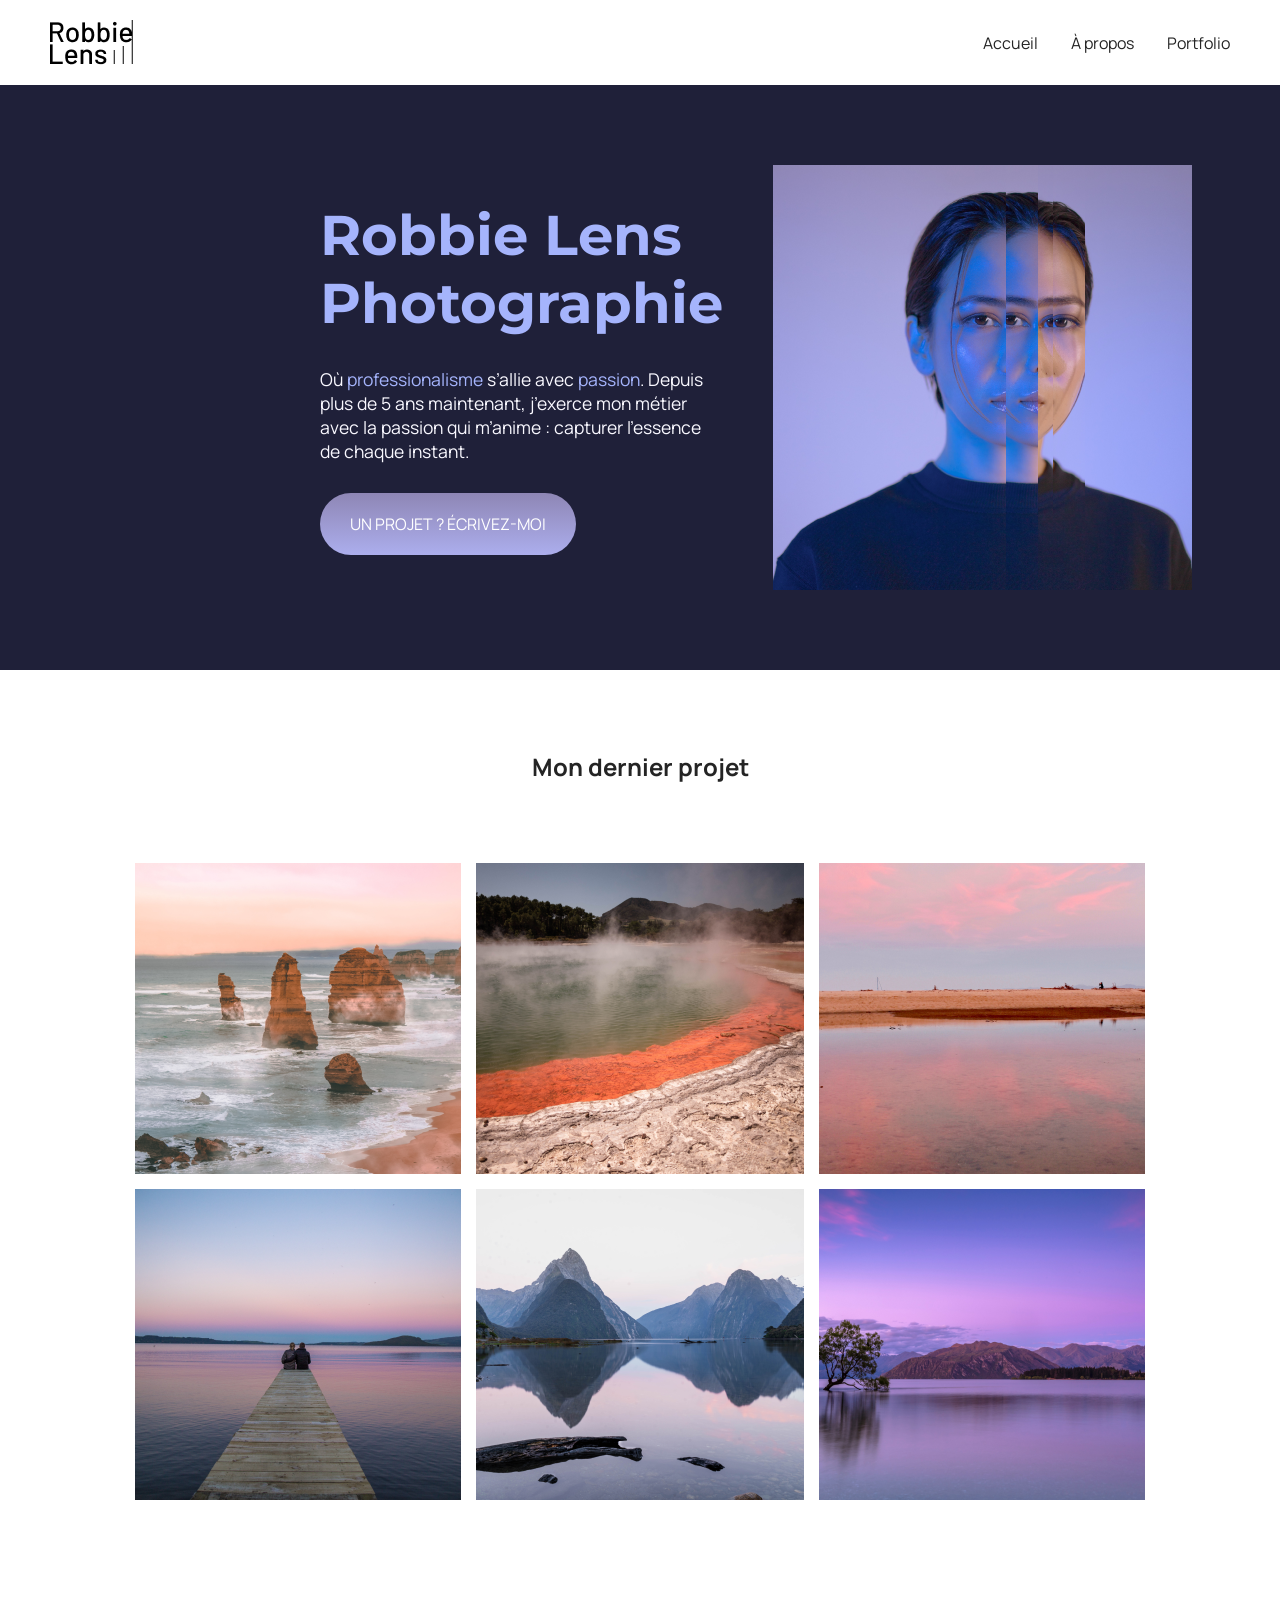
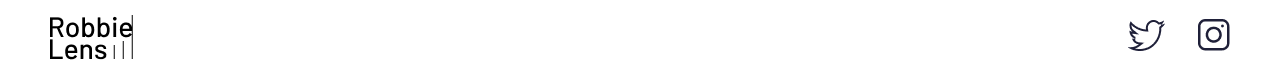
<file: index.html>
<!DOCTYPE html>
<html lang="fr">

<head>
    <meta charset="utf-8" >
    <title>Accueil - Robbie Lens Photographie</title>
    <link href="style.css" rel="stylesheet" >
    <link rel="preconnect" href="https://fonts.googleapis.com">
    <link rel="preconnect" href="https://fonts.gstatic.com" crossorigin>
    <link href="https://fonts.googleapis.com/css2?family=Manrope&family=Montserrat&display=swap" rel="stylesheet">
</head>

<body>
    <header>
        <nav>
            <img src="image/logo.png" alt="Logo Robbie Lens" >
            <div>
                <a href="index.html" title="Accueil">Accueil</a>
                <a href="dossier-demo/a-propos.html" title="À propos">À propos</a>
                <a href="portfolio.html" title="Portfolio">Portfolio</a>
            </div>
        </nav>
    </header>
    <main>
        <section class="accueil-introduction">
            <div>
                <h1 class="titre">Robbie Lens Photographie</h1>
                <p class="paragraphe">
                    Où <em>professionalisme</em> s’allie avec <em>passion</em>. Depuis
                    plus de 5 ans maintenant, j’exerce mon métier avec la passion
                    qui m’anime : capturer l’essence de chaque instant.
                </p>
                <a href="portfolio.html" class="cta">UN PROJET ? ÉCRIVEZ-MOI</a>
            </div>
            <img src="image/robbie-lens.png" alt="Portrait avec effet de la photographe Robbie Lens" class="robbie">
        </section>
        <section class="accueil-photos">
            <h2>Mon dernier projet</h2>
            <div>
                <img src="image/accueil/element-1.png" alt="Twelve apostles - Australie" >
                <img src="image/accueil/element-2.png" alt="Wai-O-Tapu - Nouvelle-Zélande" >
                <img src="image/accueil/element-3.png" alt="Parc National d’Abel Tasman - Nouvelle-Zélande" >
            </div>
            <div>
                <img src="image/accueil/element-4.png" alt="Lac Rotorua - Nouvelle-Zélande" >
                <img src="image/accueil/element-5.png" alt="Milford Sound - Nouvelle-Zélande" >
                <img src="image/accueil/element-6.png" alt="Lac Wanaka - Nouvelle-Zélande" >
            </div>
        </section>
    </main>
    <footer>
        <img src="image/logo.png" alt="Logo Robbie Lens" >
        <div>
            <a target="_blank" href="https://twitter.com/" class="lien-icone">
                <img src="image/twitter.png" alt="Logo Twitter" >
            </a>
            <a target="_blank" href="https://www.instagram.com/" class="lien-icone">
                <img src="image/instagram.png" alt="Logo Instagram" >
            </a>
        </div>
    </footer>
</body>

</html>
</file>
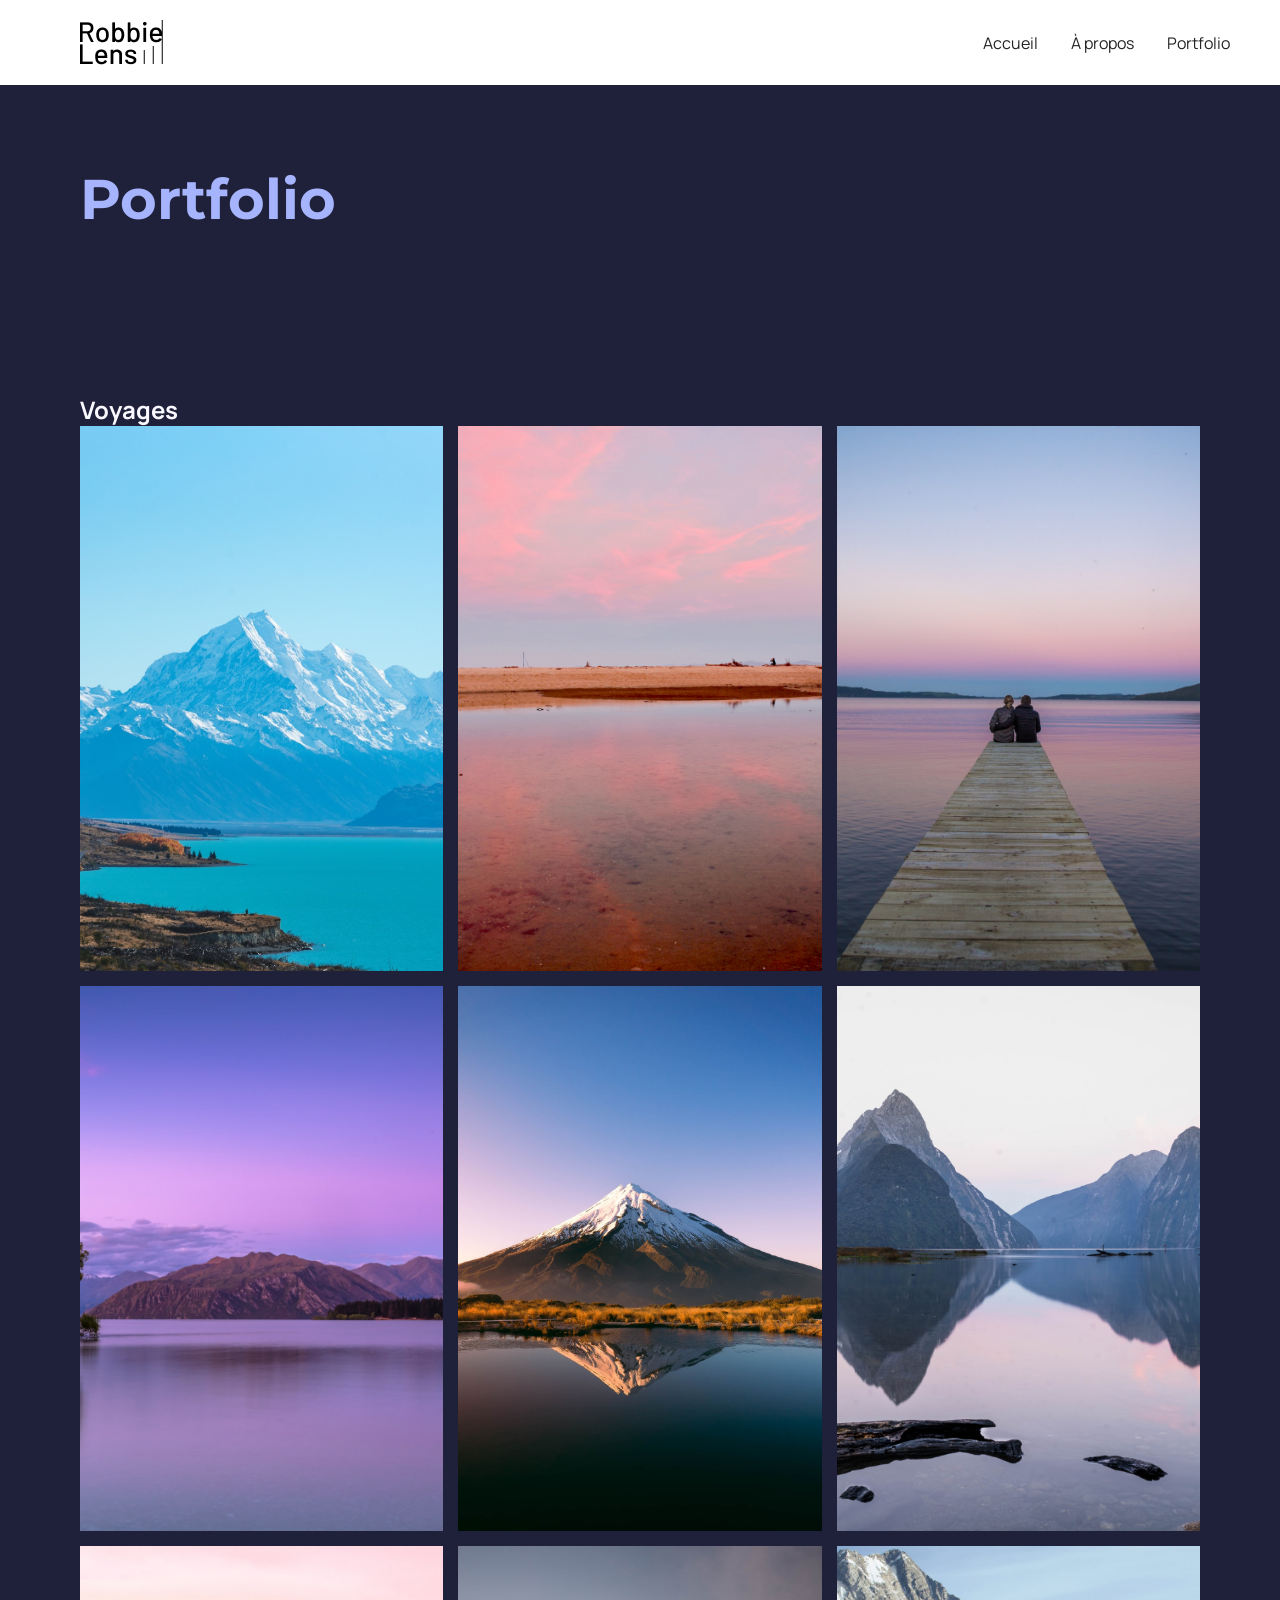
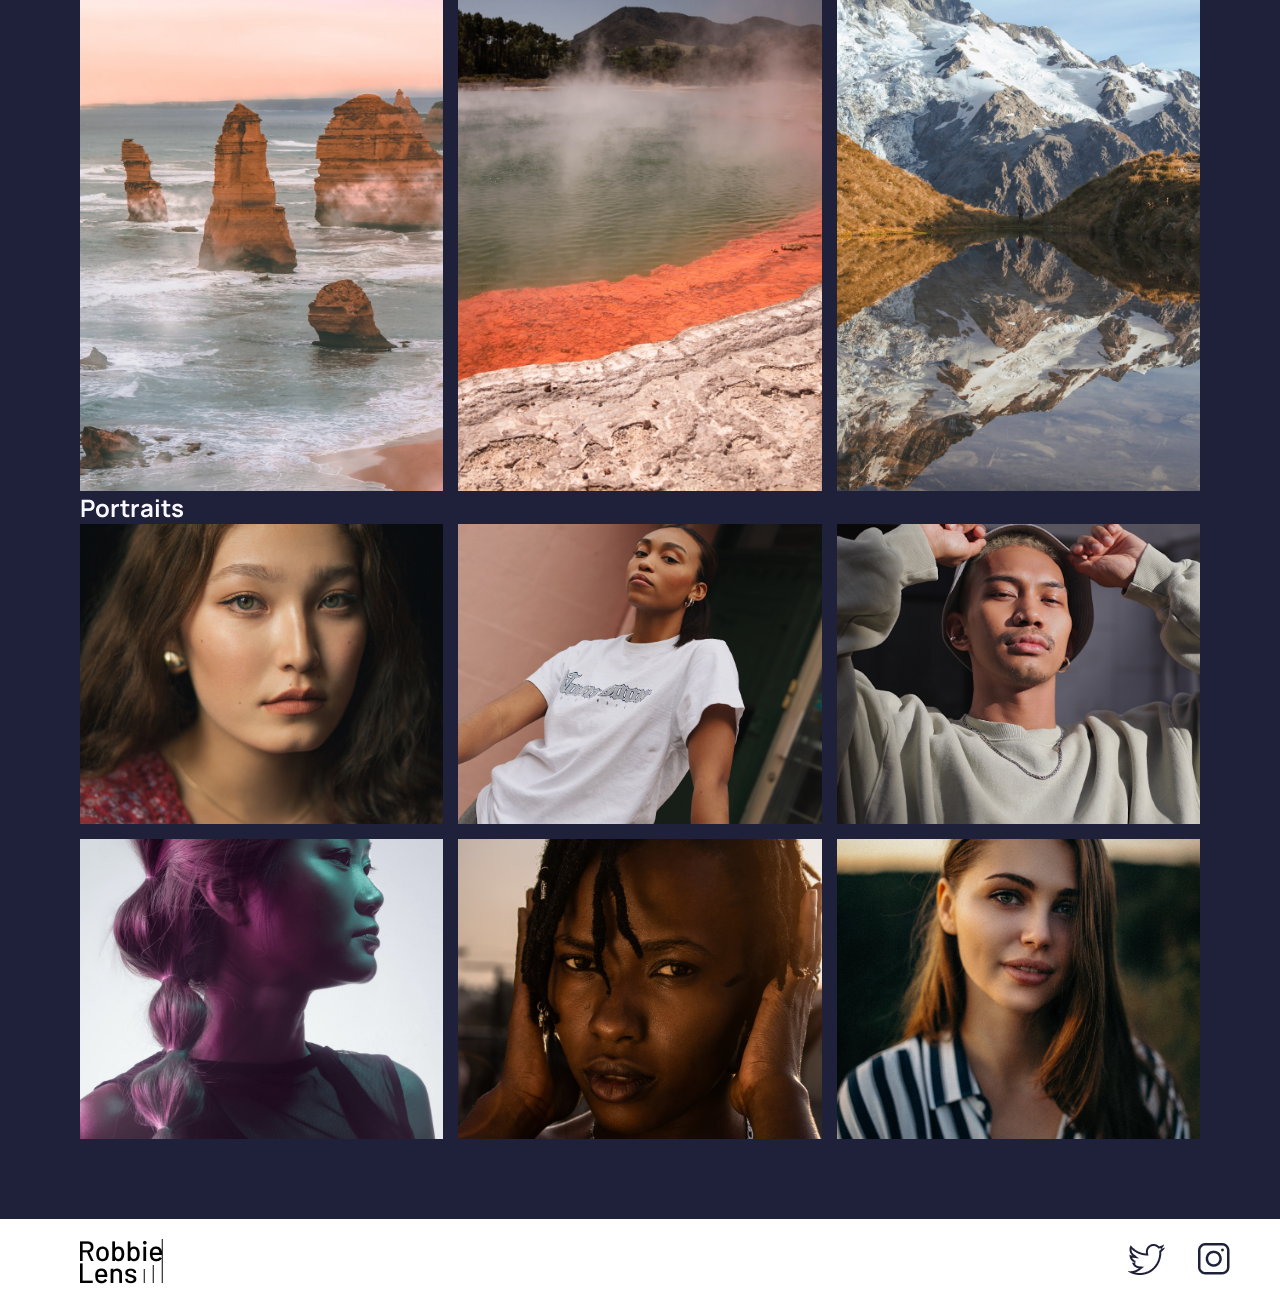
<file: portfolio.html>
<html>

<head>
    <meta charset="utf-8" >
    <title>Portfolio - Robbie Lens Photographie</title>
    <link href="style.css" rel="stylesheet" >
    <link rel="preconnect" href="https://fonts.googleapis.com">
    <link rel="preconnect" href="https://fonts.gstatic.com" crossorigin>
    <link href="https://fonts.googleapis.com/css2?family=Manrope&family=Montserrat&display=swap" rel="stylesheet">
</head>

<body>
    <header>
        <nav>
            <a href="index.html" class="lien-icone">
                <img src="image/logo.png" alt="Logo Robbie Lens" >
            </a>
            <div>
                <a href="index.html" title="Accueil">Accueil</a>
                <a href="dossier-demo/a-propos.html" title="À propos">À propos</a>
                <a href="portfolio.html" title="Portfolio">Portfolio</a>
            </div>
        </nav>
    </header>
    <main>
        <section>
            <h1>Portfolio</h1>
        </section>
        <section class="portfolio-section-photos">
            <h2>Voyages</h2>
            <!-- Créez ici votre grid Voyages -->
             <div class="grid-payasages">
                <a href="Portfolio/paysage1.jpg" class="image-container"><img src="Portfolio/paysage1.jpg" ><div class="overlay">Voir la photo </div></a>
                <a href="Portfolio/paysage2.jpg" class="image-container"><img src="Portfolio/paysage2.jpg" ><div class="overlay">Voir la photo</div></a>
                <a href="Portfolio/paysage3.jpg" class="image-container"><img src="Portfolio/paysage3.jpg" ><div class="overlay">Voir la photo</div></a>
                <a href="Portfolio/paysage4.jpg" class="image-container"><img src="Portfolio/paysage4.jpg" ><div class="overlay">Voir la photo</div></a>
                <a href="Portfolio/paysage5.jpg" class="image-container"><img src="Portfolio/paysage5.jpg" ><div class="overlay">Voir la photo</div></a>
                <a href="Portfolio/paysage6.jpg" class="image-container"><img src="Portfolio/paysage6.jpg" ><div class="overlay">Voir la photo</div></a>
                <a href="Portfolio/paysage7.jpg" class="image-container"><img src="Portfolio/paysage7.jpg" ><div class="overlay">Voir la photo</div></a>
                <a href="Portfolio/paysage8.jpg" class="image-container"><img src="Portfolio/paysage8.jpg" ><div class="overlay">Voir la photo</div></a>
                <a href="Portfolio/paysage9.jpg" class="image-container"><img src="Portfolio/paysage9.jpg" ><div class="overlay">Voir la photo</div></a>
             </div>
            <h2>Portraits</h2>
            <!-- Créez ici votre grid Portraits -->
                <div class="grid-portraits">
                    <a href="Portfolio/portrait1.jpg" class="image-container"><img src="Portfolio/portrait1.jpg" ><div class="overlay">Voir la photo</div></a>
                    <a href="Portfolio/portrait2.jpg" class="image-container"><img src="Portfolio/portrait2.jpg" ><div class="overlay">Voir la photo</div></a>
                    <a href="Portfolio/portrait3.jpg" class="image-container"><img src="Portfolio/portrait3.jpg" ><div class="overlay">Voir la photo</div></a>
                    <a href="Portfolio/portrait4.jpg" class="image-container"><img src="Portfolio/portrait4.jpg" ><div class="overlay">Voir la photo</div></a>
                    <a href="Portfolio/portrait5.jpg" class="image-container"><img src="Portfolio/portrait5.jpg" ><div class="overlay">Voir la photo</div></a>
                    <a href="Portfolio/portrait6.jpg" class="image-container"><img src="Portfolio/portrait6.jpg" ><div class="overlay">Voir la photo</div></a>  
                </div>
        </section>
    </main>
    <footer>
        <a href="index.html" class="lien-icone">
            <img src="image/logo.png" alt="Logo Robbie Lens" >
        </a>
        <div>
            <a target="_blank" href="https://twitter.com/" class="lien-icone">
                <img src="image/twitter.png" alt="Logo Twitter" >
            </a>
            <a target="_blank" href="https://www.instagram.com/" class="lien-icone">
                <img src="image/instagram.png" alt="Logo Instagram" >
            </a>
        </div>
    </footer>
</body>

</html>
</file>
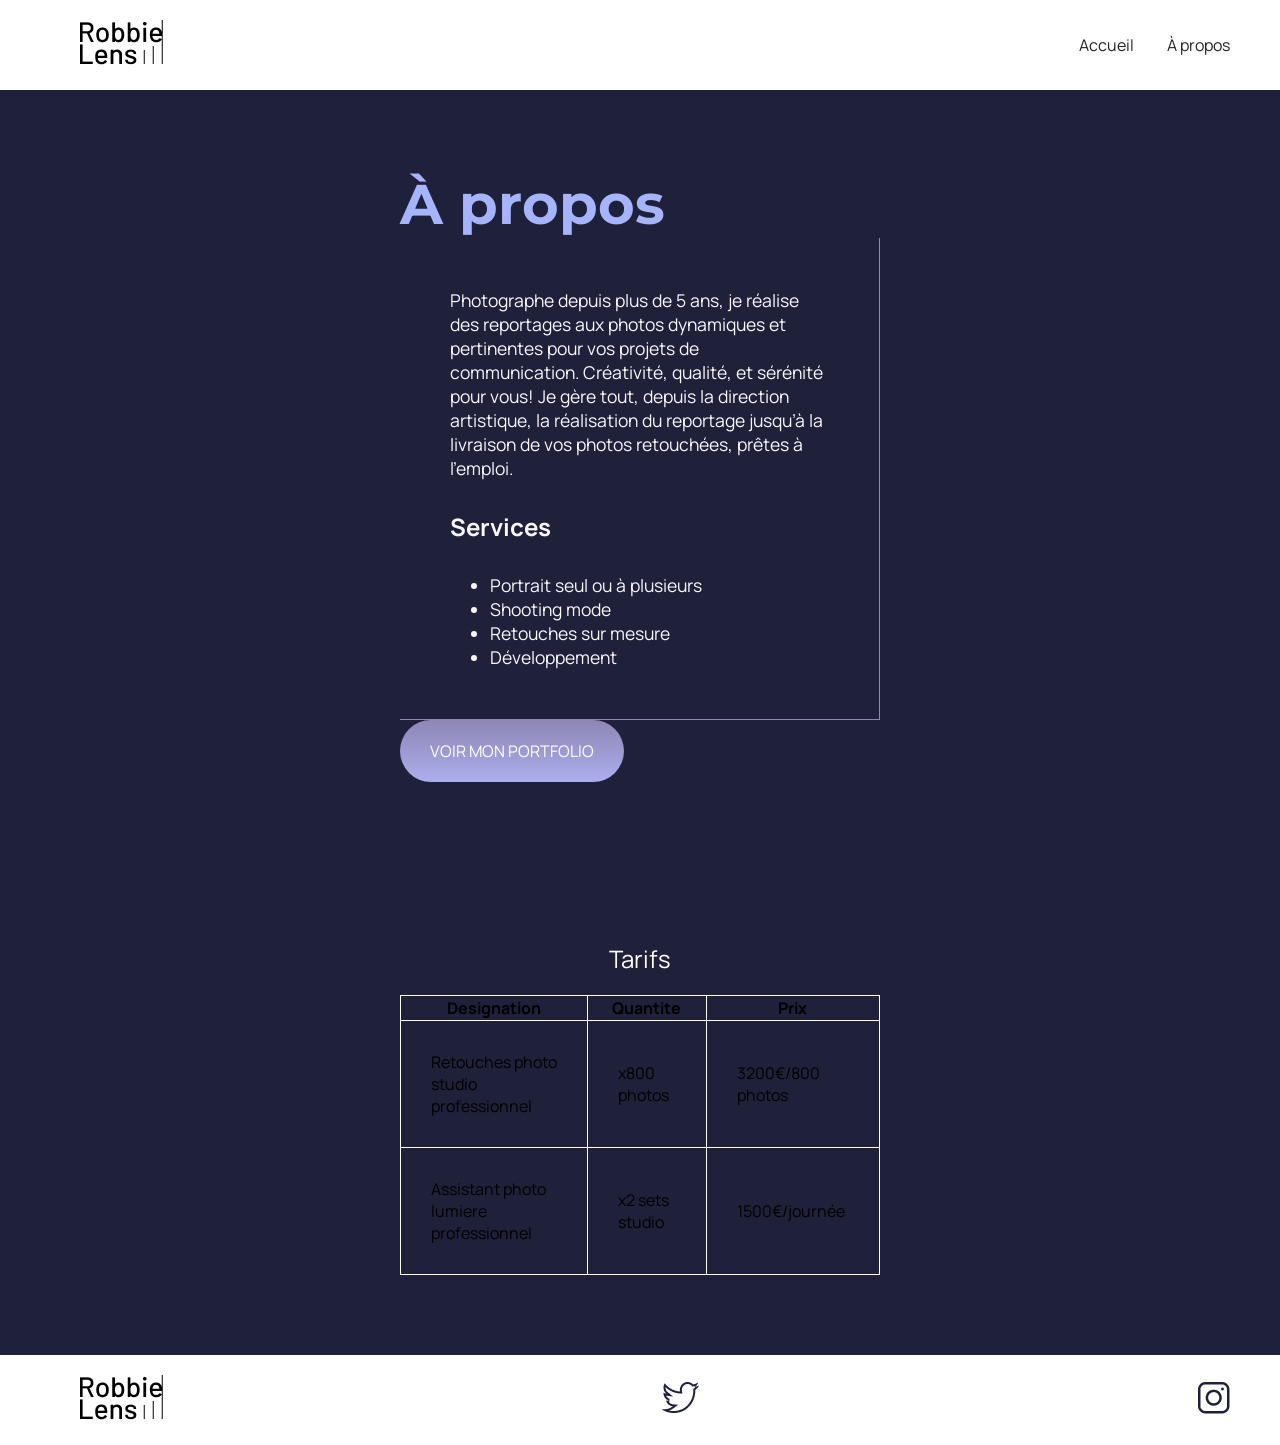
<file: dossier-demo/a-propos.html>
<!DOCTYPE html>
<html lang="fr">

<head>
    <meta charset="utf-8" >
    <title>À propos - Robbie Lens Photographie</title>
    <link href="../style.css" rel="stylesheet" >
    <link rel="preconnect" href="https://fonts.googleapis.com">
    <link rel="preconnect" href="https://fonts.gstatic.com" crossorigin>
    <link href="https://fonts.googleapis.com/css2?family=Manrope&family=Montserrat&display=swap" rel="stylesheet">
</head>

<body>
    <header>
        <nav>
            <a href="../index.html" class="lien-icone">
                <img src="../image/logo.png" alt="Logo Robbie Lens" >
            </a>
            <div>
                <a href="../index.html" title="Accueil">Accueil</a>
                <a href="a-propos.html" title="À propos">À propos</a>
            </div>
        </nav>
    </header>
    <main class="a-propos-main">
        <section>

            <h1>À propos</h1>
            <div class="carre-contenu">
                <p>
                    Photographe depuis plus de 5 ans, je réalise des reportages aux photos dynamiques et pertinentes
                    pour
                    vos
                    projets de communication. Créativité, qualité, et sérénité pour vous! Je gère tout, depuis la
                    direction
                    artistique, la réalisation du reportage jusqu’à la livraison de vos photos retouchées, prêtes à
                    l’emploi.
                </p>
                <h2>Services</h2>
                <ul>
                    <li>Portrait seul ou à plusieurs</li>
                    <li>Shooting mode</li>
                    <li>Retouches sur mesure</li>
                    <li>Développement</li>
                </ul>
            </div>
            <div>
                <a href="portfolio.html" class="cta">VOIR MON PORTFOLIO</a>
            </div>
        </section>
        <section>
            <table>
                <caption>Tarifs</caption>
                <tr>
                    <th>Designation</th>
                    <th>Quantite</th>
                    <th>Prix</th>
                </tr>
                <tr>
                    <td>Retouches photo studio professionnel</td>
                    <td>x800 photos</td>
                    <td>3200€/800 photos</td>
                </tr>
                <tr>
                    <td>Assistant photo lumiere professionnel</td>
                    <td>x2 sets studio</td>
                    <td>1500€/journée</td>
                </tr>
            </table>
        </section>
    </main>
    <footer>
        <a href="../index.html" class="lien-icone">
            <img src="../image/logo.png" alt="Logo Robbie Lens" >
        </a>
        <a target="_blank" href="https://twitter.com/" class="lien-icone">
            <img src="../image/twitter.png" alt="Logo Twitter" >
        </a>
        <a target="_blank" href="https://www.instagram.com/" class="lien-icone">
            <img src="../image/instagram.png" alt="Logo Instagram" >
        </a>
    </footer>
</body>

</html>
</file>
<file: style.css>
* {
  margin: 0;
}

body {
  font-family: 'Manrope', sans-serif;
  font-size: 1em;
  background-color: #1f2039;
}

a {
  color: #242424;
  text-decoration: none;
}

em {
  color: #a5b4fc;
  font-style: normal;
}

h1 {
  font-size: 3.5em;
  color: #a5b4fc;
  font-family: 'Montserrat', sans-serif;
}

h2 {
  color: #f9f8ff;
}

p,
li {
  font-size: 1.1em;
  color: #f9f8ff;
}

header,
footer {
  background-color: white;
  padding: 20px 50px;
}

.cta {
  background: linear-gradient(#8e86b5, #acaeed);
  color: white;
  border-radius: 50px;
  padding: 20px 30px;
  display: inline-block;
}

a:hover {
  text-decoration: underline;
}

.cta:hover {
  background: linear-gradient(#696484, #8788ba);
  text-decoration: none;
}

.lien-icone {
  margin-left: 30px;
}

.lien-icone:hover {
  opacity: 0.5;
}

.carre-contenu {
  border-right: 1px solid #8e86b5;
  border-bottom: 1px solid #8e86b5;
  padding: 50px;
}

.carre-contenu h2 {
  margin-top: 30px;
}

.carre-contenu ul {
  margin-top: 30px;
}

section {
  padding: 80px;
}

.a-propos-main {
  width: 50%;
  margin: auto;
}

footer,
nav {
  display: flex;
  flex-direction: row;
  align-items: center;
  justify-content: space-between;
}

nav a {
  margin-left: 30px;
}

.accueil-photos {
  background-color: white;
  padding: 80px;
}

.accueil-photos h2 {
  color: #242424;
  text-align: center;
  margin-bottom: 80px;
}

.accueil-photos div {
  display: flex;
  flex-direction: row;
  gap: 15px;
  justify-content: center;
  margin-bottom: 15px;
}

.accueil-introduction {
  display: flex;
  flex-direction: row;
  width: 50%;
  align-items: center;
  margin: auto;
}
.paragraphe {
  margin-top: 30px;
  margin-bottom: 30px;
}
.robbie {
    margin-left: 50px;
}
.grid-payasages {
  display: grid;
  grid-template-columns: 1fr 1fr 1fr;
  grid-template-rows: 1fr 1fr 1fr ;
  gap: 15px;
}
.grid-portraits{
  display: grid;
  grid-template-columns: 1fr 1fr 1fr;
  grid-template-rows: 300px 300px;
  gap: 15px;
}
 img[src^="Portfolio/"] {
  width: 100%;
  height: 100%;
  object-fit: cover;
}

.image-container {
  position: relative;
}
.overlay {
  position: absolute;
  top: 0;
  left: 0;
  right: 0;
  bottom: 0;
  display: flex;
  align-items: center;
  justify-content: center;
  font-size: 1.5em;
  color: white;
  background-color: rgba(0, 0, 0, 0.7);
  display: none;
}
.image-container:hover .overlay {
  display: flex;
}
th { 
  border: 1px solid rgb(255, 255, 255);
  padding: auto;
  text-decoration-color: white;
}
table{
  border-collapse: collapse;
  margin : auto;
}
caption {
  color: white;
  font-size: 1.5em;
  margin-bottom: 20px;
}
td{ 
  border: 1px solid rgb(255, 255, 255);
  padding: 30px;
  text-decoration-color: white;
}
</file>
